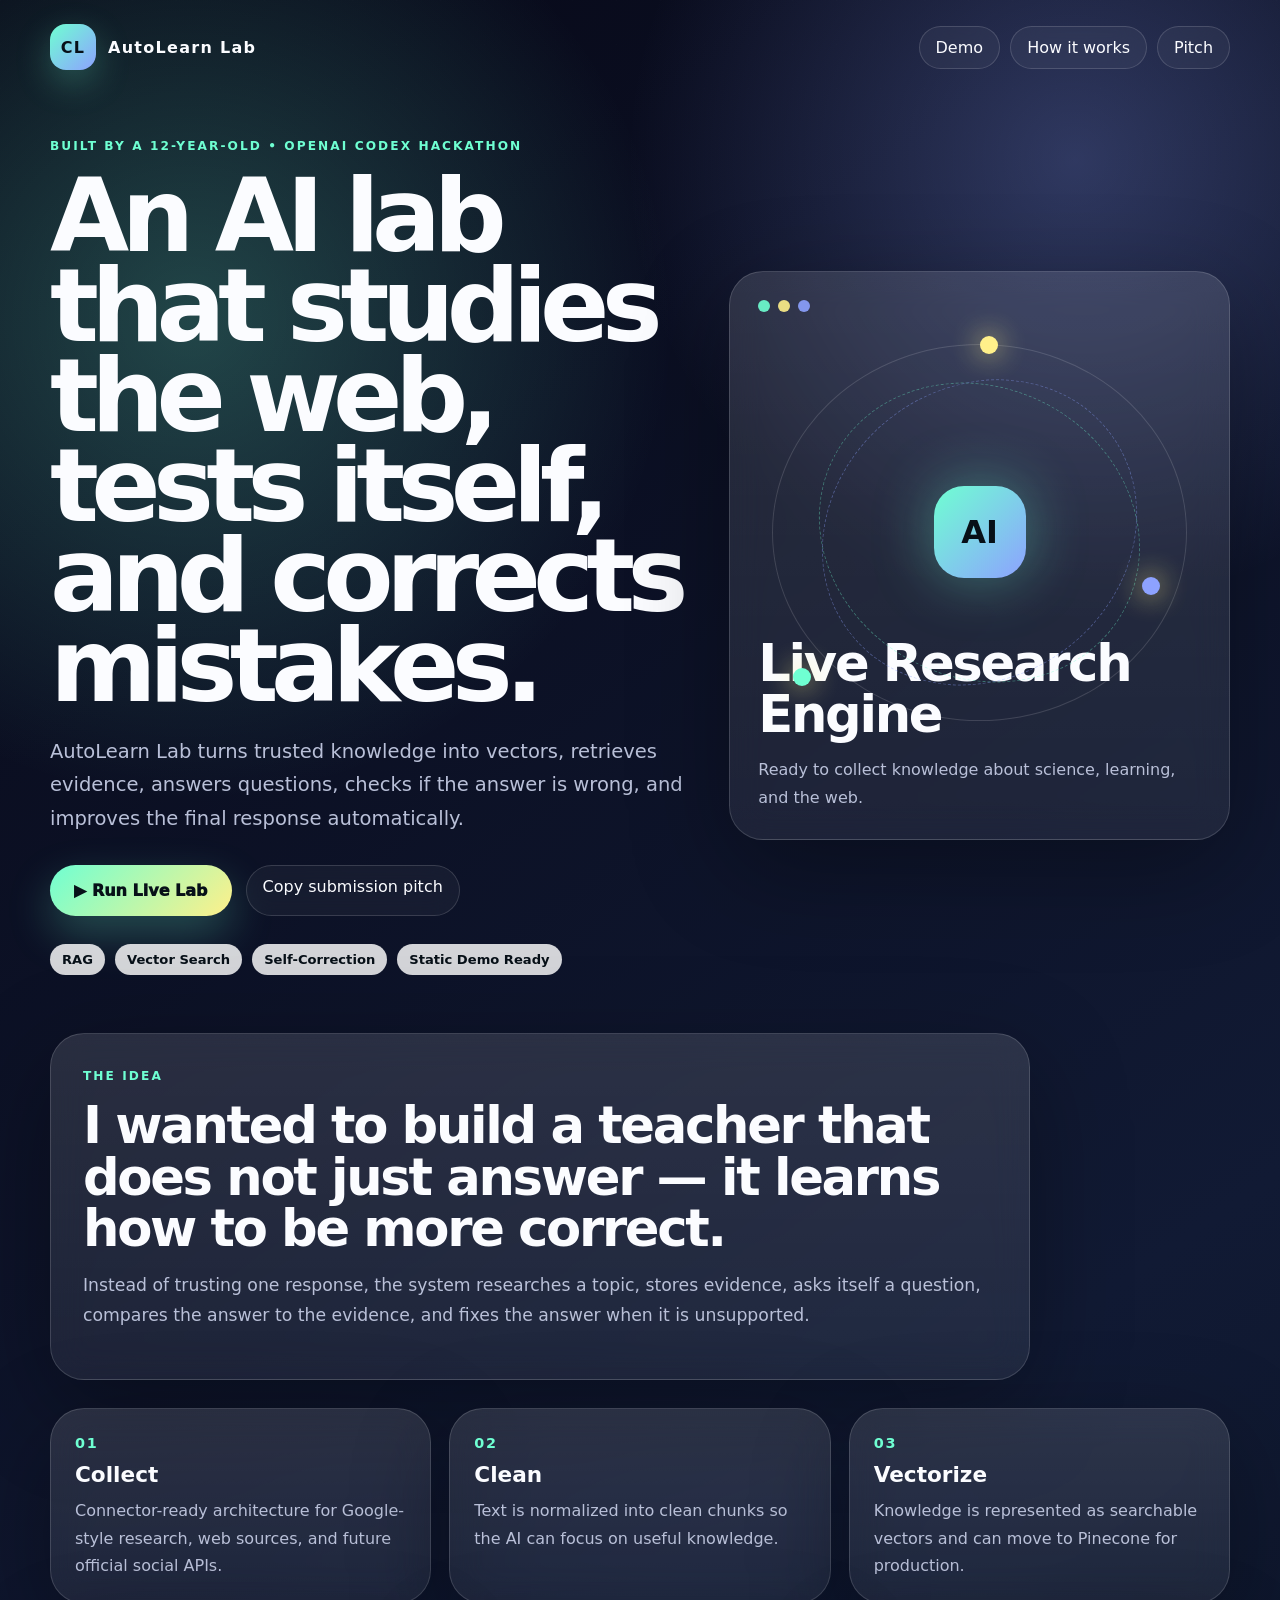
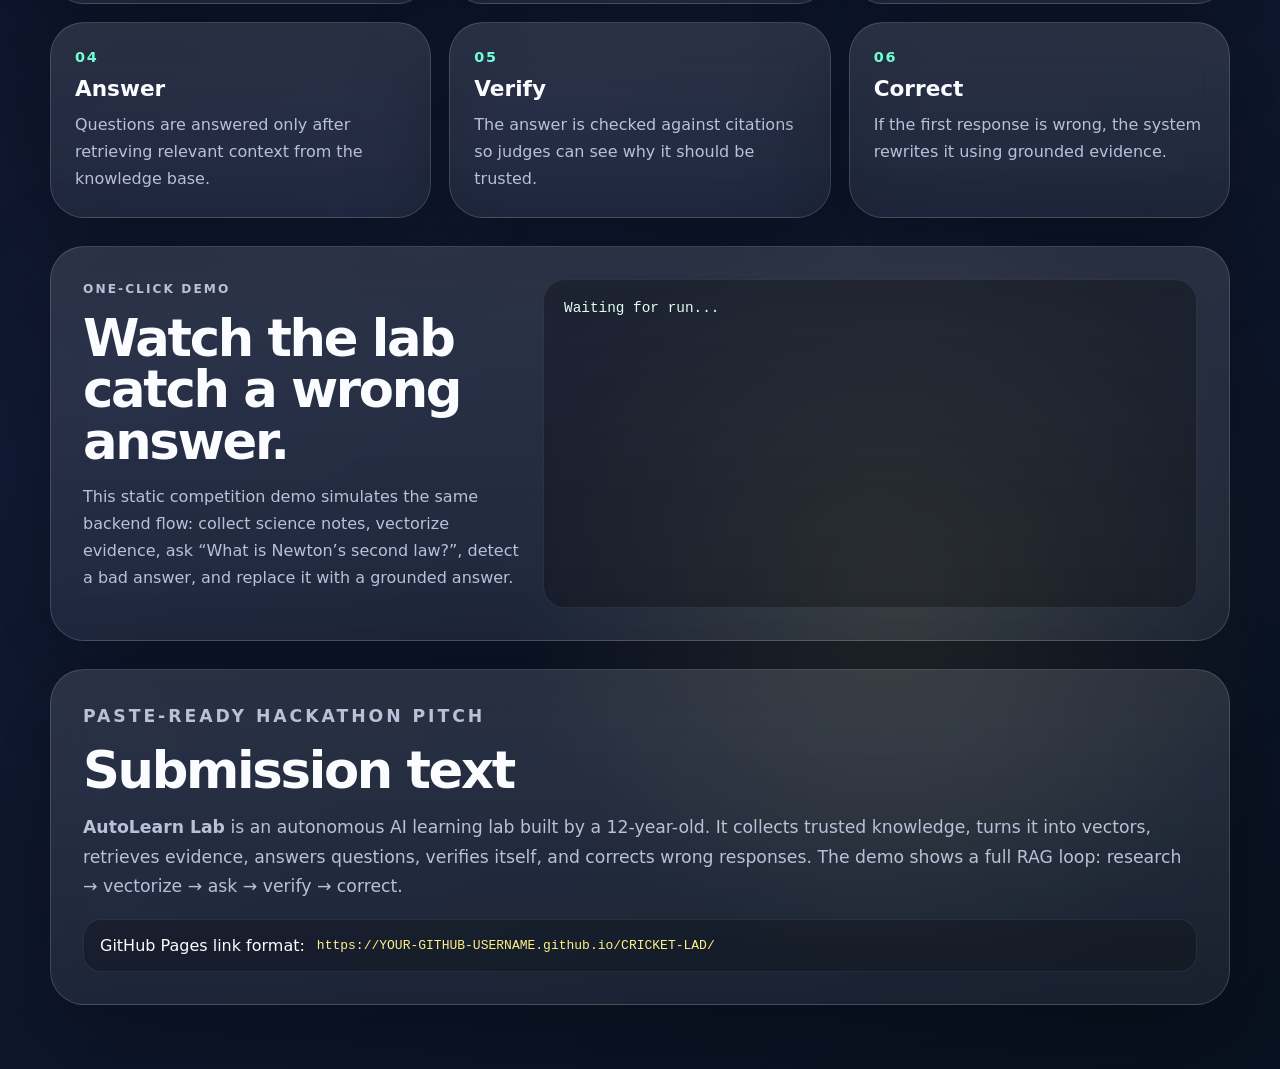
<file: docs/index.html>
<!doctype html>
<html lang="en">
<head>
  <meta charset="utf-8" />
  <meta name="viewport" content="width=device-width, initial-scale=1" />
  <meta name="description" content="CRICKET LAD is an autonomous RAG learning lab built by a 12-year-old builder for the OpenAI Codex Hackathon." />
  <title>AutoLearn Lab — Autonomous AI Learning Lab</title>
  <link rel="stylesheet" href="styles.css" />
</head>
<body>
  <div class="noise" aria-hidden="true"></div>
  <main class="shell">
    <nav class="nav" aria-label="Primary navigation">
      <a class="brand" href="#top" aria-label="AutoLearn Lab home"><span class="brand-mark">CL</span><span>AutoLearn Lab</span></a>
      <div class="nav-links">
        <a href="#demo">Demo</a>
        <a href="#how">How it works</a>
        <a href="#submission">Pitch</a>
      </div>
    </nav>

    <section id="top" class="hero">
      <div class="hero-copy">
        <p class="eyebrow">Built by a 12-year-old • OpenAI Codex Hackathon</p>
        <h1>An AI lab that studies the web, tests itself, and corrects mistakes.</h1>
        <p class="hero-text">AutoLearn Lab turns trusted knowledge into vectors, retrieves evidence, answers questions, checks if the answer is wrong, and improves the final response automatically.</p>
        <div class="actions">
          <button id="run-demo" class="primary"><span>▶</span> Run Live Lab</button>
          <a class="secondary" href="#submission">Copy submission pitch</a>
        </div>
        <div class="trust-row" aria-label="Platform capabilities">
          <span>RAG</span><span>Vector Search</span><span>Self-Correction</span><span>Static Demo Ready</span>
        </div>
      </div>

      <aside class="lab-card" aria-label="Live lab visualization">
        <div class="screen-bar"><span></span><span></span><span></span></div>
        <div class="brain-orbit"><span></span><span></span><span></span><strong>AI</strong></div>
        <h2>Live Research Engine</h2>
        <p id="status">Ready to collect knowledge about science, learning, and the web.</p>
      </aside>
    </section>

    <section class="story-card">
      <p class="eyebrow">The idea</p>
      <h2>I wanted to build a teacher that does not just answer — it learns how to be more correct.</h2>
      <p>Instead of trusting one response, the system researches a topic, stores evidence, asks itself a question, compares the answer to the evidence, and fixes the answer when it is unsupported.</p>
    </section>

    <section id="how" class="pipeline-grid" aria-label="Pipeline steps">
      <article><b>01</b><h3>Collect</h3><p>Connector-ready architecture for Google-style research, web sources, and future official social APIs.</p></article>
      <article><b>02</b><h3>Clean</h3><p>Text is normalized into clean chunks so the AI can focus on useful knowledge.</p></article>
      <article><b>03</b><h3>Vectorize</h3><p>Knowledge is represented as searchable vectors and can move to Pinecone for production.</p></article>
      <article><b>04</b><h3>Answer</h3><p>Questions are answered only after retrieving relevant context from the knowledge base.</p></article>
      <article><b>05</b><h3>Verify</h3><p>The answer is checked against citations so judges can see why it should be trusted.</p></article>
      <article><b>06</b><h3>Correct</h3><p>If the first response is wrong, the system rewrites it using grounded evidence.</p></article>
    </section>

    <section id="demo" class="demo-panel">
      <div>
        <p class="eyebrow">One-click demo</p>
        <h2>Watch the lab catch a wrong answer.</h2>
        <p>This static competition demo simulates the same backend flow: collect science notes, vectorize evidence, ask “What is Newton’s second law?”, detect a bad answer, and replace it with a grounded answer.</p>
      </div>
      <pre id="output">Waiting for run...</pre>
    </section>

    <section id="submission" class="submission-card">
      <div>
        <p class="eyebrow">Paste-ready hackathon pitch</p>
        <h2>Submission text</h2>
      </div>
      <p><strong>AutoLearn Lab</strong> is an autonomous AI learning lab built by a 12-year-old. It collects trusted knowledge, turns it into vectors, retrieves evidence, answers questions, verifies itself, and corrects wrong responses. The demo shows a full RAG loop: research → vectorize → ask → verify → correct.</p>
      <div class="link-box">
        <span>GitHub Pages link format:</span>
        <code>https://YOUR-GITHUB-USERNAME.github.io/CRICKET-LAD/</code>
      </div>
    </section>
  </main>
  <script src="app.js"></script>
</body>
</html>
</file>
<file: docs/styles.css>
:root {
  color-scheme: dark;
  --bg: #070817;
  --panel: rgba(255, 255, 255, 0.08);
  --panel-strong: rgba(255, 255, 255, 0.15);
  --text: #fbfcff;
  --muted: #b9c0d8;
  --accent: #6fffd2;
  --accent-2: #8da2ff;
  --gold: #fff08a;
  --shadow: 0 28px 100px rgba(0, 0, 0, 0.32);
  font-family: Inter, ui-sans-serif, system-ui, -apple-system, BlinkMacSystemFont, "Segoe UI", sans-serif;
}

* { box-sizing: border-box; }
html { scroll-behavior: smooth; }
body {
  margin: 0;
  min-height: 100vh;
  color: var(--text);
  background:
    radial-gradient(circle at 15% 12%, rgba(111, 255, 210, 0.24), transparent 30rem),
    radial-gradient(circle at 84% 6%, rgba(141, 162, 255, 0.28), transparent 28rem),
    radial-gradient(circle at 70% 82%, rgba(255, 240, 138, 0.12), transparent 24rem),
    linear-gradient(145deg, #070817 0%, #111a34 58%, #08111f 100%);
}

.noise {
  pointer-events: none;
  position: fixed;
  inset: 0;
  opacity: 0.16;
  background-image: linear-gradient(rgba(255,255,255,.045) 1px, transparent 1px), linear-gradient(90deg, rgba(255,255,255,.045) 1px, transparent 1px);
  background-size: 44px 44px;
  mask-image: linear-gradient(to bottom, black, transparent 85%);
}

.shell { width: min(1180px, calc(100% - 32px)); margin: 0 auto; padding: 24px 0 64px; position: relative; }
.nav { display: flex; justify-content: space-between; align-items: center; gap: 18px; margin-bottom: 66px; }
.brand, .nav-links a, .secondary { color: var(--text); text-decoration: none; }
.brand { display: flex; gap: 12px; align-items: center; font-weight: 900; letter-spacing: .08em; }
.brand-mark { display: grid; place-items: center; width: 46px; height: 46px; border-radius: 16px; background: linear-gradient(135deg, var(--accent), var(--accent-2)); color: #071018; box-shadow: 0 12px 34px rgba(111,255,210,.25); }
.nav-links { display: flex; gap: 10px; flex-wrap: wrap; justify-content: flex-end; }
.nav-links a, .secondary { border: 1px solid var(--panel-strong); padding: 11px 16px; border-radius: 999px; background: rgba(255,255,255,.045); backdrop-filter: blur(14px); }

.hero { display: grid; grid-template-columns: 1.12fr .88fr; gap: 42px; align-items: center; }
.eyebrow { color: var(--accent); text-transform: uppercase; letter-spacing: .17em; font-size: .76rem; font-weight: 900; margin: 0 0 14px; }
h1 { font-size: clamp(3.3rem, 8vw, 7.2rem); line-height: .88; margin: 0 0 24px; letter-spacing: -.075em; max-width: 880px; }
h2 { font-size: clamp(2rem, 4vw, 3.4rem); line-height: 1; margin: 0 0 16px; letter-spacing: -.045em; }
h3 { margin: 10px 0; font-size: 1.35rem; }
p { line-height: 1.7; }
.hero-text { color: var(--muted); font-size: 1.22rem; max-width: 710px; }
.actions { display: flex; gap: 14px; flex-wrap: wrap; margin-top: 30px; }
button { border: 0; cursor: pointer; font: inherit; }
.primary { padding: 16px 24px; border-radius: 999px; color: #071018; background: linear-gradient(135deg, var(--accent), var(--gold)); font-weight: 950; box-shadow: 0 18px 44px rgba(111,255,210,.26); transition: transform .2s ease, box-shadow .2s ease; }
.primary:hover { transform: translateY(-2px); box-shadow: 0 24px 54px rgba(111,255,210,.34); }
.trust-row { display: flex; gap: 10px; flex-wrap: wrap; margin-top: 28px; }
.trust-row span { color: #071018; background: rgba(255,255,255,.82); border-radius: 999px; padding: 8px 12px; font-weight: 800; font-size: .82rem; }

.lab-card, article, .demo-panel, .story-card, .submission-card {
  background: linear-gradient(180deg, rgba(255,255,255,.12), rgba(255,255,255,.065));
  border: 1px solid var(--panel-strong);
  border-radius: 34px;
  box-shadow: var(--shadow);
  backdrop-filter: blur(18px);
}
.lab-card { min-height: 470px; padding: 28px; position: relative; overflow: hidden; }
.screen-bar { display: flex; gap: 8px; }
.screen-bar span { width: 12px; height: 12px; border-radius: 50%; background: var(--accent); opacity: .9; }
.screen-bar span:nth-child(2) { background: var(--gold); }
.screen-bar span:nth-child(3) { background: var(--accent-2); }
.brain-orbit { position: absolute; inset: 72px 42px 118px; border: 1px solid rgba(255,255,255,.14); border-radius: 50%; display: grid; place-items: center; animation: float 5s ease-in-out infinite; }
.brain-orbit::before, .brain-orbit::after { content: ""; position: absolute; inset: 42px; border: 1px dashed rgba(111,255,210,.35); border-radius: 50%; transform: rotate(28deg); }
.brain-orbit::after { transform: rotate(-38deg); border-color: rgba(141,162,255,.38); }
.brain-orbit strong { width: 92px; height: 92px; display: grid; place-items: center; border-radius: 30px; color: #071018; background: linear-gradient(135deg, var(--accent), var(--accent-2)); font-size: 2rem; box-shadow: 0 0 60px rgba(111,255,210,.38); }
.brain-orbit span { position: absolute; width: 18px; height: 18px; border-radius: 50%; background: var(--gold); box-shadow: 0 0 28px var(--gold); }
.brain-orbit span:nth-child(1) { top: -9px; left: 50%; }
.brain-orbit span:nth-child(2) { bottom: 34px; left: 20px; background: var(--accent); }
.brain-orbit span:nth-child(3) { right: 26px; top: 62%; background: var(--accent-2); }
.lab-card h2 { margin-top: 326px; }
.lab-card p { color: var(--muted); margin-bottom: 0; }

.story-card, .submission-card, .demo-panel { padding: 32px; margin-top: 28px; }
.story-card { margin-top: 58px; max-width: 980px; }
.story-card p:last-child, .submission-card p { color: var(--muted); font-size: 1.08rem; }
.pipeline-grid { display: grid; grid-template-columns: repeat(3, 1fr); gap: 18px; margin: 28px 0; }
article { padding: 24px; min-height: 190px; }
article b { color: var(--accent); font-size: .9rem; letter-spacing: .12em; }
article p { color: var(--muted); margin: 0; }
.demo-panel { display: grid; grid-template-columns: .8fr 1.2fr; gap: 24px; align-items: stretch; }
.demo-panel p { color: var(--muted); }
pre { margin: 0; white-space: pre-wrap; overflow: auto; background: rgba(0,0,0,.28); border: 1px solid rgba(255,255,255,.08); border-radius: 22px; padding: 20px; color: #e1fff4; min-height: 260px; font-size: .9rem; }
.link-box { display: flex; gap: 12px; flex-wrap: wrap; align-items: center; padding: 16px; border-radius: 18px; background: rgba(0,0,0,.22); border: 1px solid rgba(255,255,255,.08); }
code { color: var(--gold); }

@keyframes float { 0%, 100% { transform: translateY(0) rotate(0deg); } 50% { transform: translateY(-12px) rotate(2deg); } }
@media (max-width: 920px) { .hero, .demo-panel { grid-template-columns: 1fr; } .pipeline-grid { grid-template-columns: 1fr 1fr; } .nav { align-items: flex-start; } }
@media (max-width: 620px) { .shell { width: min(100% - 22px, 1180px); } .nav { flex-direction: column; } .pipeline-grid { grid-template-columns: 1fr; } h1 { font-size: 3.1rem; } .lab-card { min-height: 420px; } .lab-card h2 { margin-top: 282px; } }
</file>
